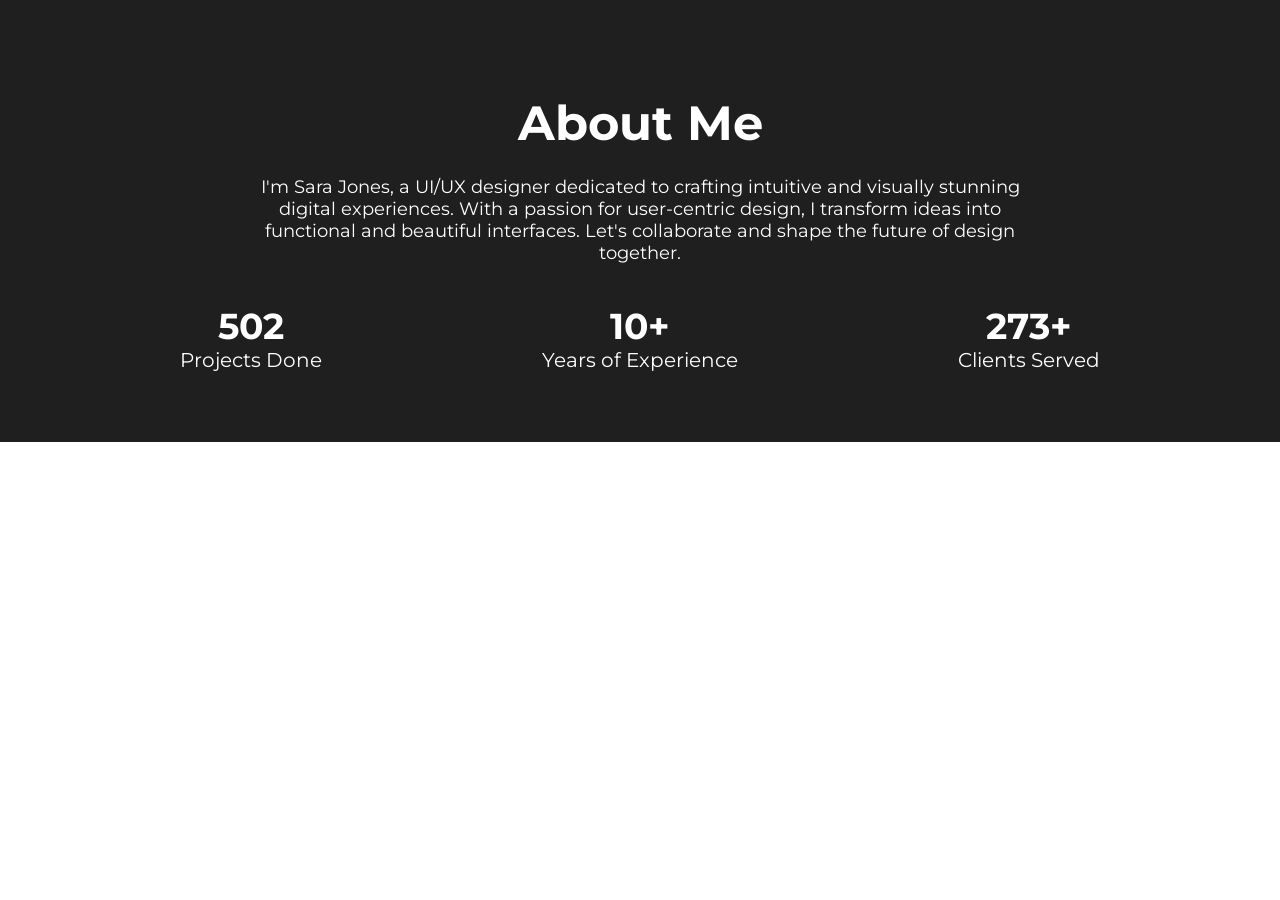
<file: about.html>
<!DOCTYPE html>
<html lang="pt-br">
<head>
    <meta charset="UTF-8">
    <meta name="viewport" content="width=device-width, initial-scale=1.0">
    <title>SJ Design</title>
    <link rel="preconnect" href="https://fonts.googleapis.com">
    <link rel="preconnect" href="https://fonts.gstatic.com" crossorigin>
    <link href="https://fonts.googleapis.com/css2?family=Montserrat:ital,wght@0,100..900;1,100..900&display=swap" rel="stylesheet">
    <link rel="stylesheet" href="./src/styles/about.css">
</head>
<body>
   <section class="about">

    <div class="about-text">
        <h2>About Me</h2>
        <p>I'm Sara Jones, a UI/UX designer dedicated to crafting intuitive and visually stunning digital experiences. With a passion for user-centric design, I transform ideas into functional and beautiful interfaces. Let's collaborate and shape the future of design together.</p>
    </div>

    <div class="numeros">
        <div class="item">
            <h3>502</h3>
            <p>Projects Done</p>
        </div>

        <div class="item">
            <h3>10+</h3>
            <p>Years of Experience</p>
        </div>

        <div class="item">
            <h3>273+</h3>
            <p>Clients Served</p>
        </div>
    </div>

</section>
</body>
</html>
</file>
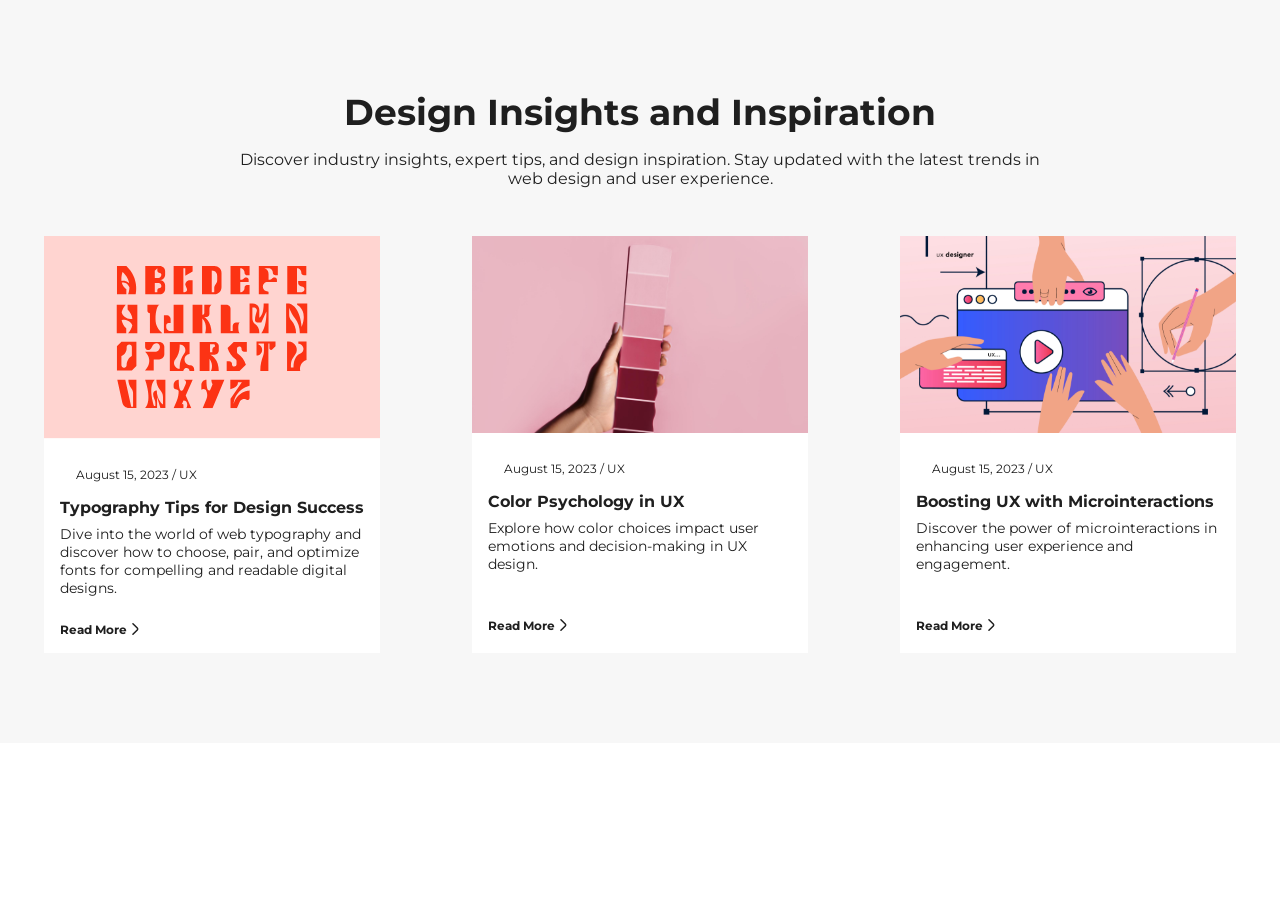
<file: blog.html>
<!DOCTYPE html>
<html lang="pt-br">
<head>
    <meta charset="UTF-8">
    <meta name="viewport" content="width=device-width, initial-scale=1.0">
    <title>SJ Design - Design </title>
    <link rel="preconnect" href="https://fonts.googleapis.com">
    <link rel="preconnect" href="https://fonts.gstatic.com" crossorigin>
    <link href="https://fonts.googleapis.com/css2?family=Montserrat:ital,wght@0,100..900;1,100..900&display=swap" rel="stylesheet">
    <link rel="stylesheet" href="./src/styles/blog.css">
</head>
<body>
    
    <section class="container-design">

        <div class="content-design">
            <h2>Design Insights and Inspiration</h2>
            <p>Discover industry insights, expert tips, and design inspiration. Stay updated with the latest trends in web design and user experience.</p>
        </div>
        
        <div class="cards-container">
            <div class="cards-design">
                <div class="cards-img">
                    <img src="./src/assets/images/Image-blog.svg" alt="Tipos de tipográfia">
                </div>
                <div class="cards-content">
                    <p>August 15, 2023 / UX</p>
                    <h3>Typography Tips for Design Success</h3>
                    <p>Dive into the world of web typography and discover how to choose, pair, and optimize fonts for compelling and readable digital designs.</p>
                </div>
                <div class="cards-btn">
                    <a href="">Read More <img src="./src/assets/images/arrow-right.svg" alt="seta do botão"></a>
                </div>
            </div>
            <div class="cards-design">
                <div class="cards-img">
                    <img src="./src/assets/images/Image-blog2.svg" alt="Cores no UX">
                </div>
                <div class="cards-content card">
                    <p>August 15, 2023 / UX</p>
                    <h3>Color Psychology in UX</h3>
                    <p>Explore how color choices impact user emotions and decision-making in UX design.</p>
                </div>
                <div class="cards-btn btn-content">
                    <a href="">Read More <img src="./src/assets/images/arrow-right.svg" alt="seta do botão"></a>
                </div>
            </div>
            <div class="cards-design">
                <div class="cards-img">
                    <img src="./src/assets/images/Image-blog3.svg" alt="Microinterações no UX">
                </div>
                <div class="cards-content">
                    <p>August 15, 2023 / UX</p>
                    <h3>Boosting UX with Microinteractions</h3>
                    <p>Discover the power of microinteractions in enhancing user experience and engagement.</p>
                </div>
                    <div class="cards-btn btn-content">
                    <a href="">Read More <img src="./src/assets/images/arrow-right.svg" alt="seta do botão"></a>
                    </div>
                </div>
            </div>
        </div>
    </section>

</body>
</html>
</file>
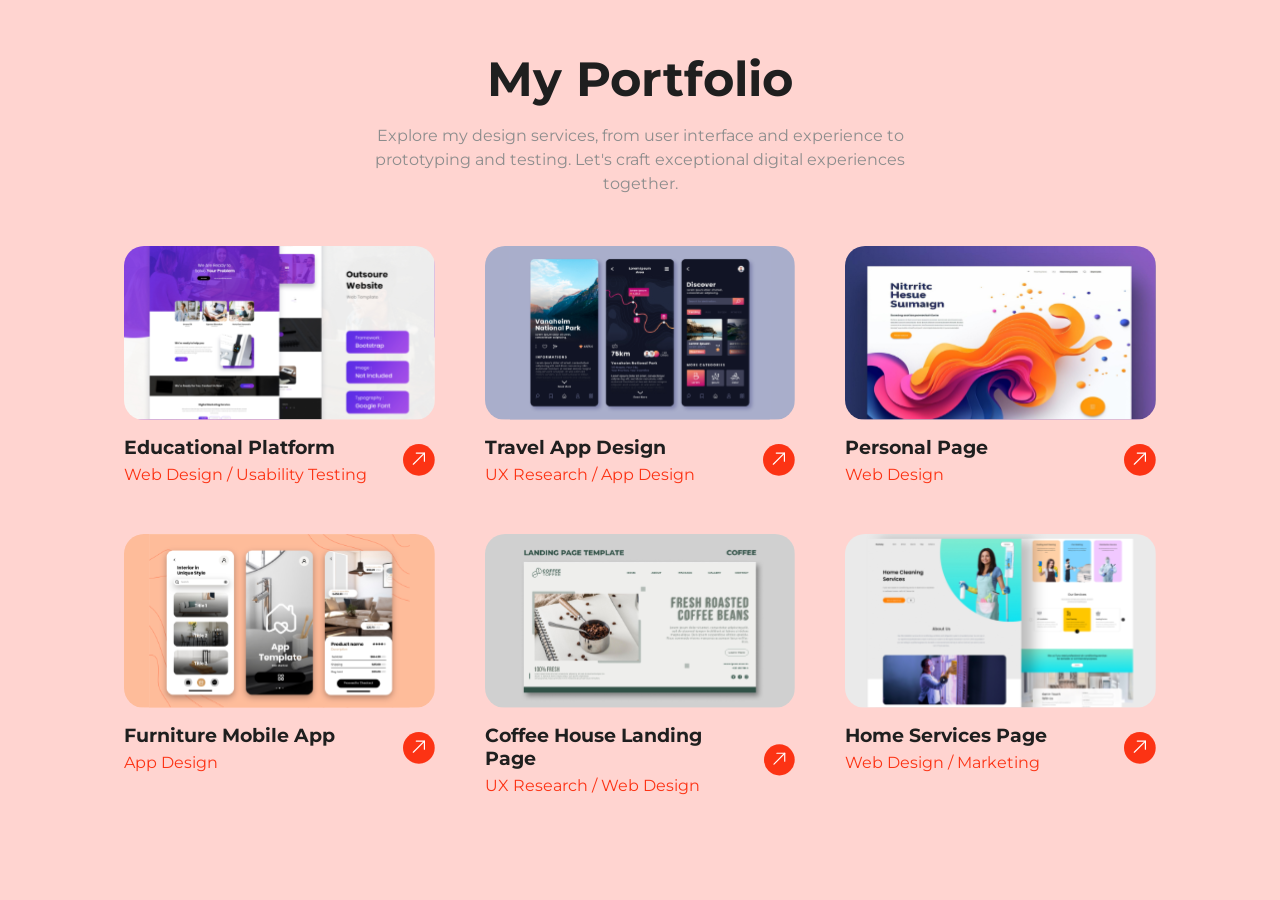
<file: portfolio.html>
<!DOCTYPE html>
<html lang="pt-br">

<head>
    <meta charset="UTF-8">
    <meta name="viewport" content="width=device-width, initial-scale=1.0">
    <title>My Portfolio</title>

    <link rel="preconnect" href="https://fonts.googleapis.com">
    <link rel="preconnect" href="https://fonts.gstatic.com" crossorigin>
    <link href="https://fonts.googleapis.com/css2?family=Montserrat:wght@100..900&display=swap" rel="stylesheet">

    <link rel="stylesheet" href="./src/styles/portfolio.css">

</head>

<body>
    <section class="portfolio-section">
        
        <!-- CABEÇALHO -->
        <div class="portfolio-heading">
            <h2 class="portfolio-title">My Portfolio</h2>
            <p class="portfolio-description">
                Explore my design services, from user interface and experience to prototyping and testing. Let's craft exceptional digital experiences together.
            </p>
        </div>

        <!-- GRID DE PROJETOS -->
        <div class="projects-grid">
            
            <!-- Projeto 1 -->
            <div class="project-card">
                <div class="project-image">
                    <img src="./src/assets/images/portifolio1.svg" alt="Educational Platform">
                </div>
                <div class="project-info">
                    <div class="project-text">
                        <h3 class="project-title">Educational Platform</h3>
                        <p class="project-tags">Web Design / Usability Testing</p>
                    </div>
                    <div class="project-arrow">
                        <img src="./src/assets/images/send.svg" alt="Ver projeto">
                    </div>
                </div>
            </div>

            <!-- Projeto 2 -->
            <div class="project-card">
                <div class="project-image">
                    <img src="./src/assets/images/portifolio2.svg" alt="Travel App Design">
                </div>
                <div class="project-info">
                    <div class="project-text">
                        <h3 class="project-title">Travel App Design</h3>
                        <p class="project-tags">UX Research / App Design</p>
                    </div>
                    <div class="project-arrow">
                        <img src="./src/assets/images/send.svg" alt="Ver projeto">
                    </div>
                </div>
            </div>

            <!-- Projeto 3 -->
            <div class="project-card">
                <div class="project-image">
                    <img src="./src/assets/images/portifolio3.svg" alt="Personal Page">
                </div>
                <div class="project-info">
                    <div class="project-text">
                        <h3 class="project-title">Personal Page</h3>
                        <p class="project-tags">Web Design</p>
                    </div>
                    <div class="project-arrow">
                        <img src="./src/assets/images/send.svg" alt="Ver projeto">
                    </div>
                </div>
            </div>

            <!-- Projeto 4 -->
            <div class="project-card">
                <div class="project-image">
                    <img src="./src/assets/images/portifolio4.svg" alt="Furniture Mobile App">
                </div>
                <div class="project-info">
                    <div class="project-text">
                        <h3 class="project-title">Furniture Mobile App</h3>
                        <p class="project-tags">App Design</p>
                    </div>
                    <div class="project-arrow">
                        <img src="./src/assets/images/send.svg" alt="Ver projeto">
                    </div>
                </div>
            </div>

            <!-- Projeto 5 -->
            <div class="project-card">
                <div class="project-image">
                    <img src="./src/assets/images/portifolio5.svg" alt="Coffee House Landing Page">
                </div>
                <div class="project-info">
                    <div class="project-text">
                        <h3 class="project-title">Coffee House Landing Page</h3>
                        <p class="project-tags">UX Research / Web Design</p>
                    </div>
                    <div class="project-arrow">
                        <img src="./src/assets/images/send.svg" alt="Ver projeto">
                    </div>
                </div>
            </div>

            <!-- Projeto 6 -->
            <div class="project-card">
                <div class="project-image">
                    <img src="./src/assets/images/portifolio6.svg" alt="Home Services Page">
                </div>
                <div class="project-info">
                    <div class="project-text">
                        <h3 class="project-title">Home Services Page</h3>
                        <p class="project-tags">Web Design / Marketing</p>
                    </div>
                    <div class="project-arrow">
                        <img src="./src/assets/images/send.svg" alt="Ver projeto">
                    </div>
                </div>
            </div>

        </div>
    </section>
</body>

</html>
</file>
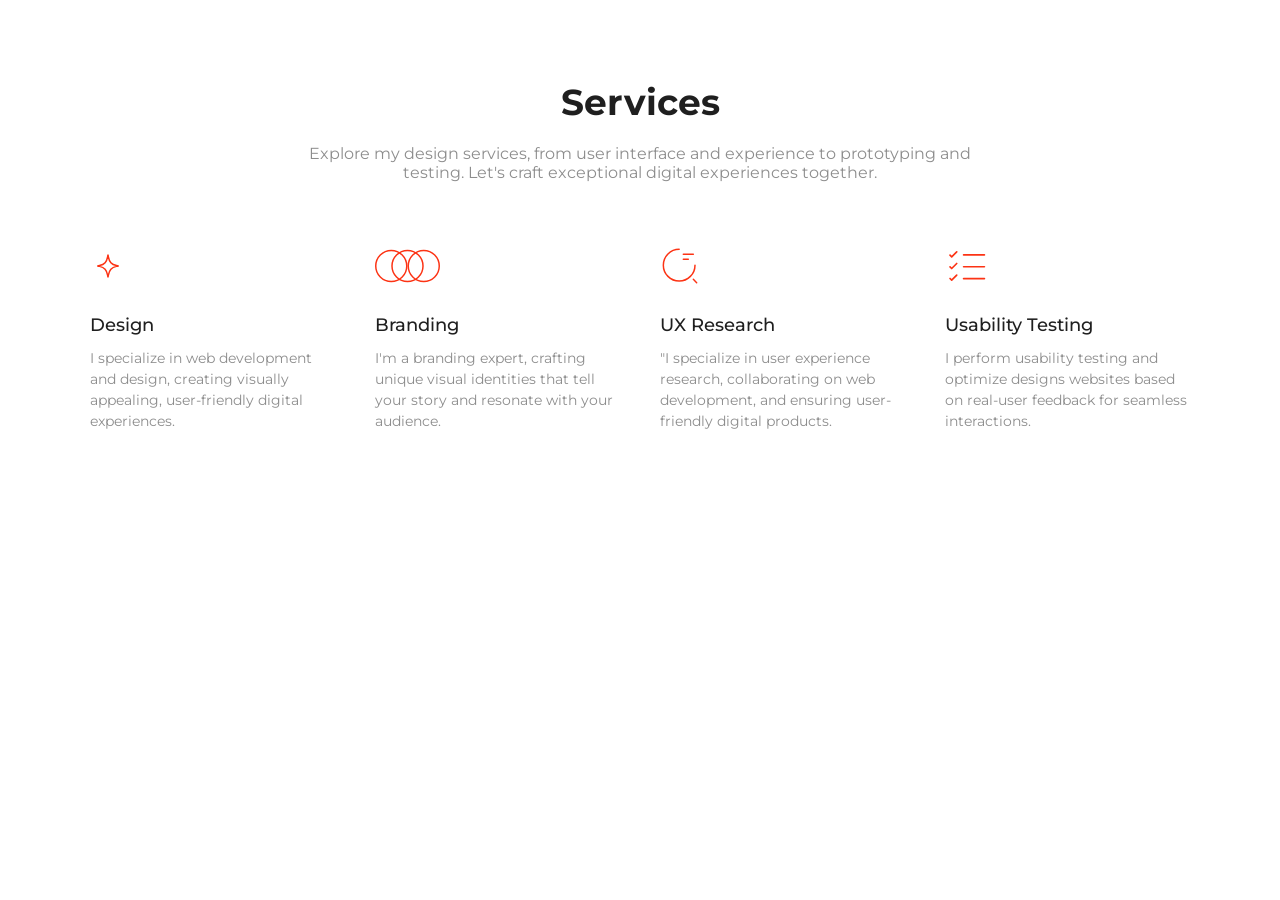
<file: services.html>
<!DOCTYPE html>
<html lang="pt-br">
<head>
    <meta charset="UTF-8">
    <meta name="viewport" content="width=device-width, initial-scale=1.0">
    <title>SJ serviços</title>
    <link rel="preconnect" href="https://fonts.googleapis.com">
    <link rel="preconnect" href="https://fonts.gstatic.com" crossorigin>
    <link href="https://fonts.googleapis.com/css2?family=Montserrat:ital,wght@0,100..900;1,100..900&display=swap" rel="stylesheet">
    <link rel="stylesheet" href="./src/styles/servicos.css">
</head>
<body>
    
    <section class="services-section">
    <div class="container">
      
      <div class="section-header">
        <h2>Services</h2>
        <p>Explore my design services, from user interface and experience to prototyping and testing. Let's craft exceptional digital experiences together.</p>
      </div>

      <div class="services-grid">
        
        <div class="service-card">
          <div class="icon-container">
            <img src="./src/assets/images/Vector.svg" alt="Ícone de Design" class="service-icon">
          </div>
          <h3>Design</h3>
          <p>I specialize in web development and design, creating visually appealing, user-friendly digital experiences.</p>
        </div>

        <div class="service-card">
          <div class="icon-container">
            <img src="./src/assets/images/Vector (1).svg" alt="Ícone de Branding" class="service-icon">
          </div>
          <h3>Branding</h3>
          <p>I'm a branding expert, crafting unique visual identities that tell your story and resonate with your audience.</p>
        </div>

        <div class="service-card">
          <div class="icon-container">
            <img src="./src/assets/images/search-status.svg" alt="Ícone de UX Research" class="service-icon">
          </div>
          <h3>UX Research</h3>
          <p>"I specialize in user experience research, collaborating on web development, and ensuring user-friendly digital products.</p>
        </div>

        <div class="service-card">
          <div class="icon-container">
            <img src="./src/assets/images/task.svg" alt="Ícone de Usability Testing" class="service-icon">
          </div>
          <h3>Usability Testing</h3>
          <p>I perform usability testing and optimize designs websites based on real-user feedback for seamless interactions.</p>
        </div>

      </div>
  </section>


</body>
</html>
</file>
<file: src/styles/about.css>
@import url(./global.css);

html {
    font-family: var(--font-family-primary);
}

.about {
    background-color: var(--color-dark);
    color: var(--color-white);
    text-align: center;
    padding: 50px;
}

.about-text {
    padding: 20px;
}

.about-text h2 {
    font-size: var(--font-size-h2);
    padding: 24px;
}

.about-text p {
    display: flex;
    justify-content: center;
    font-size: var(--font-size-body-lg);
    width: 810px;
    margin: 0 auto;
}

.numeros {
    display: flex;
    justify-content: space-around;
    padding: 20px;
}

.item h3 {
    font-size: var(--font-size-h3);
}

.item p {
    font-size: var(--font-size-body-xl);
}
</file>
<file: src/styles/blog.css>
@import url(./global.css);

/* Section */
.container-design{
    padding: 90px 0;
    display: flex;
    flex-direction: column;
    justify-content: center;
    align-items: center;
    gap: 48px;
    background-color: var(--color-grey);
}

/* Cabeçalho */
.content-design{
    width: 800px;
    text-align: center;
}

.content-design h2{
    font-size: var(--font-size-h3);
    font-weight: var(--font-weight-h1);
    margin-bottom: 16px;
    color: var(--color-dark);
}

.content-design p{
    font-size: var(--font-size-body-md);
    font-weight: var(--font-weight-body-md);
    color: var(--color-dark);
}

/* Container dos Cards */
.cards-container{
    display: flex;
    justify-content: space-evenly;
    gap: 92px;
}

/* Card */
.cards-design{
    width: 336px;
    background: var(--color-white);
    display: flex;
    flex-direction: column;
    transition: 0.3s;
    gap: 8px;
}

.cards-design:hover{
    transform: translateY(-5px);
    box-shadow: 0 10px 25px rgba(0,0,0,.08);
}

/* Data */
.cards-design p:first-of-type{
    margin: 16px 16px 8px;
    font-size: var(--font-size-body-xs);
    font-weight: var(--font-weight-body-xs);
    color: var(--color-dark);
}

/* Título */
.cards-design h3{
    font-size: var(--font-size-body-md);
    font-weight: var(--font-weight-h1);
    color: var(--color-dark);
}

/* Descrição */
.cards-design p:last-of-type{
    font-size: var(--font-size-body-sm);
    font-weight: var(--font-weight-body-sm);
    color: var(--color-dark);
}

/* Link */
.cards-design a{
    margin: 16px;
    display: flex;
    align-items: center;
    text-decoration: none;
    font-size: var(--font-size-body-xs);
    font-weight: var(--font-weight-h1);
    color: var(--color-dark);
}

.cards-content{
    display: flex;
    flex-direction: column;
    padding: 0 16px;
    gap: 8px;
}

.btn-content{
 margin-top: 20px;
}
</file>
<file: src/styles/portfolio.css>
@import url(./global.css);

body {
    background-color: var(--color-pink);
    margin: 0;
    padding: 0;
}

.portfolio-section {
    width: 100%;
    max-width: 1440px;
    margin: 0 auto;
    padding: 50px 124px;
    box-sizing: border-box;
}

/* CABEÇALHO */
.portfolio-heading {
    text-align: center;
    margin-bottom: 50px;
}

.portfolio-title {
    font-size: var(--font-size-h2);
    font-weight: var(--font-weight-h1);
    color: var(--color-dark);
    margin-bottom: 16px;
}

.portfolio-description {
    max-width: 600px;
    margin: 0 auto;
    line-height: 1.5;
    color: var(--color-dark-grey);
}

/* GRID */
.projects-grid {
    display: grid;
    grid-template-columns: repeat(3, 1fr);
    gap: 50px;
}

/* CARD */
.project-card {
    width: 100%;
}

/* IMAGEM */
.project-image {
    width: 100%;
    height: auto;
    margin-bottom: 16px;
    border-radius: 20px;
    overflow: hidden;
}

.project-image img {
    width: 100%;
    display: block;
    object-fit: cover;
}

/* TEXTO */
.project-info {
    display: flex;
    justify-content: space-between;
    align-items: center;
}

.project-title {
    margin: 0 0 6px;
    color: var(--color-dark);
}

.project-tags {
    margin: 0;
    color: var(--color-red);
}

/* SETA */
.project-arrow {
    width: 32px;
    height: 32px;
    margin-left: 12px;
}

.project-arrow img {
    width: 100%;
    height: 100%;
}
</file>
<file: src/styles/servicos.css>
@import url(./global.css);

/* --- COMPONENTES DA SEÇÃO DE SERVIÇOS --- */

/* Seção de Serviços */
.services-section {
  background-color: var(--color-white);
  padding: 80px 20px;
}

.container {
  max-width: 1100px;
  margin: 0 auto;
}

/* Cabeçalho da seção */
.section-header {
  text-align: center;
  max-width: 700px;
  margin: 0 auto 60px auto;
}

.section-header h2 {
  font-size: var(--font-size-h3);
  font-weight: var(--font-weight-h1);
  color: var(--color-dark);
  margin-bottom: 20px;
}

.section-header p {
  font-size: var(--font-size-body-md);
  font-weight: var(--font-weight-body-md);
  color: var(--color-dark-grey);
}

/* Grid de serviços */
.services-grid {
  display: grid;
  grid-template-columns: repeat(4, 1fr);
  gap: 40px;
}

/* Cartão de cada serviço */
.service-card {
  text-align: left;
}

.icon-container {
  margin-bottom: 24px;
  display: flex;
  align-items: center;
  height: 48px;
}

/* Estilo para as imagens*/
.service-icon {
  height: 40px;
  width: auto;
  object-fit: contain;
}

.service-card h3 {
  font-size: var(--font-size-body-lg);
  font-weight: var(--font-weight-h2);
  color: var(--color-dark);
  margin-bottom: 12px;
}

.service-card p {
  font-size: var(--font-size-body-sm);
  font-weight: var(--font-weight-body-sm);
  color: var(--color-dark-grey);
  line-height: 1.5;
}
</file>
